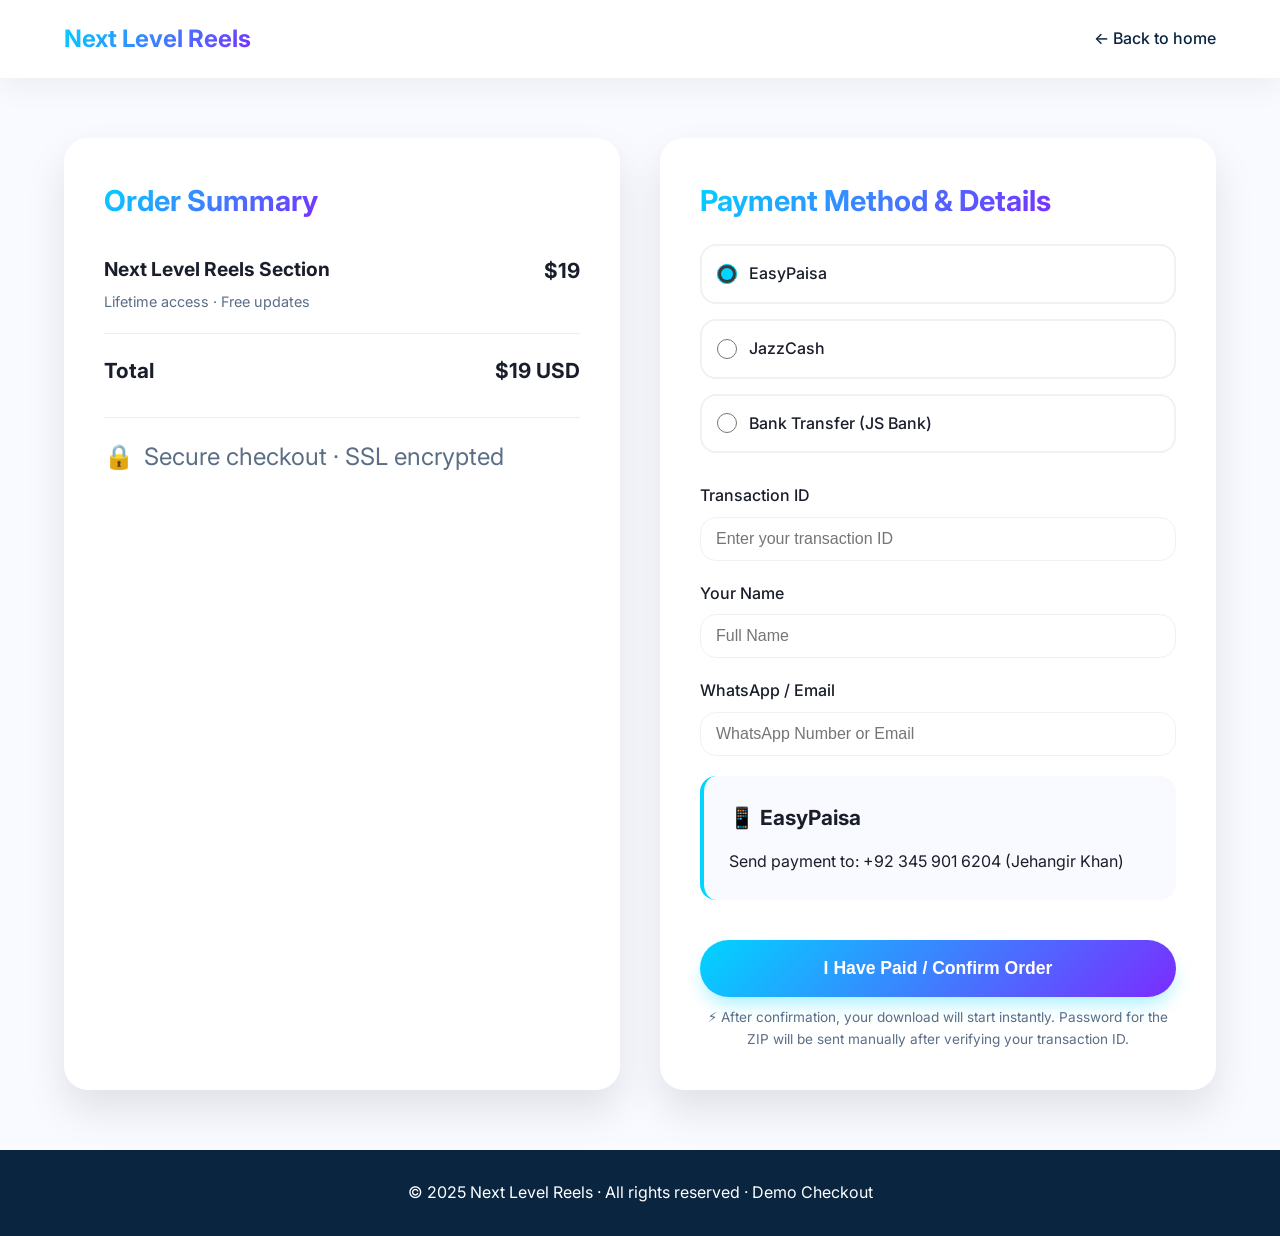
<file: checkout.html>
<!DOCTYPE html>
<html lang="en">
<head>
  <meta charset="UTF-8">
  <meta name="viewport" content="width=device-width, initial-scale=1.0">
  <title>Checkout | Next Level Reels</title>
  <meta name="description" content="Complete your purchase with manual payment options.">
  <link rel="preconnect" href="https://fonts.googleapis.com">
  <link rel="preconnect" href="https://fonts.gstatic.com" crossorigin>
  <link href="https://fonts.googleapis.com/css2?family=Inter:opsz,wght@14..32,400;14..32,500;14..32,600;14..32,700&display=swap" rel="stylesheet">
  <link rel="stylesheet" href="checkout.css">
</head>
<body>
  <header>
    <div class="container header-content">
      <a href="index.html" class="logo">Next Level Reels</a>
      <a href="index.html" class="back-link">← Back to home</a>
    </div>
  </header>

  <main class="checkout">
    <div class="container">
      <div class="checkout-grid">
        <!-- Order Summary (left column) -->
        <div class="summary-card">
          <h2>Order Summary</h2>
          <div class="product-row">
            <div class="product-info">
              <h3>Next Level Reels Section</h3>
              <p>Lifetime access · Free updates</p>
            </div>
            <div class="product-price">$19</div>
          </div>
          <div class="total-row">
            <span>Total</span>
            <span>$19 USD</span>
          </div>
          <div class="secure-badge">
            <span>🔒</span>
            <span>Secure checkout · SSL encrypted</span>
          </div>
        </div>

        <!-- Payment Methods (right column) -->
        <div class="payment-card">
          <h2>Payment Method & Details</h2>

          <!-- Payment method selector -->
          <div class="method-selector">
            <label class="method-option">
              <input type="radio" name="paymentMethod" value="easypaisa" checked>
              <span>EasyPaisa</span>
            </label>
            <label class="method-option">
              <input type="radio" name="paymentMethod" value="jazzcash">
              <span>JazzCash</span>
            </label>
            <label class="method-option">
              <input type="radio" name="paymentMethod" value="bank">
              <span>Bank Transfer (JS Bank)</span>
            </label>
          </div>

          <!-- Transaction ID input -->
          <div class="input-group">
            <label for="txnId">Transaction ID</label>
            <input type="text" id="txnId" placeholder="Enter your transaction ID">
          </div>

          <!-- Name input -->
          <div class="input-group">
            <label for="userName">Your Name</label>
            <input type="text" id="userName" placeholder="Full Name">
          </div>

          <!-- WhatsApp / Email input -->
          <div class="input-group">
            <label for="userContact">WhatsApp / Email</label>
            <input type="text" id="userContact" placeholder="WhatsApp Number or Email">
          </div>

          <!-- EasyPaisa details -->
          <div id="easypaisa-details" class="payment-details active">
            <h3>📱 EasyPaisa</h3>
            <p>Send payment to: +92 345 901 6204 (Jehangir Khan)</p>
          </div>

          <!-- JazzCash details -->
          <div id="jazzcash-details" class="payment-details">
            <h3>📲 JazzCash</h3>
            <p>Send payment to: +92 345 901 6204 (Jehangir Khan)</p>
          </div>

          <!-- Bank Transfer details -->
          <div id="bank-details" class="payment-details">
            <h3>🏦 JS Bank (International & Local)</h3>
            <p>Use the following bank details for wire transfer:</p>
            <div class="detail-box">
              <strong>Bank Name:</strong> JS Bank Limited
            </div>
            <div class="detail-box">
              <strong>Account Title:</strong> Jehangir Khan
            </div>
            <div class="detail-box">
              <strong>Account Number (PKR):</strong> 0345 9016204
            </div>
            <div class="detail-box">
              <strong>IBAN (International):</strong> PK12JSBL9999903459016204
            </div>
            <div class="detail-box">
              <strong>SWIFT Code:</strong> JSBLPKKA
            </div>
          </div>

          <!-- Confirm button -->
          <button class="btn" id="confirmPayment">
            <span id="btnText">I Have Paid / Confirm Order</span>
          </button>

          <p class="disclaimer">
            ⚡ After confirmation, your download will start instantly. Password for the ZIP will be sent manually after verifying your transaction ID.
          </p>
        </div>
      </div>
    </div>
  </main>

  <footer>
    <div class="container">
      <p>© 2025 Next Level Reels · All rights reserved · Demo Checkout</p>
    </div>
  </footer>

  <script src="checkout.js"></script>
</body>
</html>
</file>
<file: checkout.css>
* {
  margin: 0;
  padding: 0;
  box-sizing: border-box;
}

:root {
  --primary: #0a2540;
  --primary-light: #1a3b5c;
  --accent: #00d4ff;
  --accent-gradient: linear-gradient(135deg, #00d4ff, #7b2cff);
  --text: #1a1e2b;
  --text-light: #5a6e85;
  --bg: #f8faff;
  --card-bg: #ffffff;
  --shadow-sm: 0 10px 30px rgba(0,0,0,0.05);
  --shadow-md: 0 20px 40px rgba(0,0,0,0.1);
  --border-radius: 24px;
  --border-radius-sm: 16px;
  --transition: all 0.3s cubic-bezier(0.25, 0.8, 0.25, 1);
}

body {
  font-family: 'Inter', system-ui, -apple-system, sans-serif;
  background: var(--bg);
  color: var(--text);
  line-height: 1.6;
  min-height: 100vh;
  display: flex;
  flex-direction: column;
}

a {
  text-decoration: none;
  color: inherit;
}

.container {
  max-width: 1200px;
  margin: 0 auto;
  padding: 0 24px;
}

/* Header */
header {
  background: white;
  box-shadow: var(--shadow-sm);
  padding: 20px 0;
}

.header-content {
  display: flex;
  justify-content: space-between;
  align-items: center;
}

.logo {
  font-size: 1.5rem;
  font-weight: 700;
  background: var(--accent-gradient);
  -webkit-background-clip: text;
  -webkit-text-fill-color: transparent;
}

.back-link {
  color: var(--primary);
  font-weight: 500;
  display: flex;
  align-items: center;
  gap: 5px;
}

.back-link:hover {
  color: var(--accent);
}

/* Checkout Layout */
.checkout {
  flex: 1;
  padding: 60px 0;
}

.checkout-grid {
  display: grid;
  grid-template-columns: 1fr 1fr;
  gap: 40px;
}

/* Order Summary */
.summary-card {
  background: white;
  border-radius: var(--border-radius);
  padding: 40px;
  box-shadow: var(--shadow-md);
  position: sticky;
  top: 100px;
}

.summary-card h2 {
  font-size: 1.8rem;
  margin-bottom: 30px;
  background: var(--accent-gradient);
  -webkit-background-clip: text;
  -webkit-text-fill-color: transparent;
  display: inline-block;
}

.product-row {
  display: flex;
  justify-content: space-between;
  margin-bottom: 20px;
  padding-bottom: 20px;
  border-bottom: 1px solid #eee;
}

.product-info h3 {
  font-size: 1.2rem;
  margin-bottom: 5px;
}

.product-info p {
  color: var(--text-light);
  font-size: 0.9rem;
}

.product-price {
  font-weight: 700;
  font-size: 1.3rem;
}

.total-row {
  display: flex;
  justify-content: space-between;
  font-weight: 700;
  font-size: 1.3rem;
  margin: 20px 0;
}

.secure-badge {
  display: flex;
  align-items: center;
  gap: 10px;
  color: var(--text-light);
  font-size: 0.9rem;
  margin-top: 30px;
  padding-top: 20px;
  border-top: 1px solid #eee;
}

.secure-badge span {
  font-size: 1.5rem;
}

/* Payment Methods */
.payment-card {
  background: white;
  border-radius: var(--border-radius);
  padding: 40px;
  box-shadow: var(--shadow-md);
}

.payment-card h2 {
  font-size: 1.8rem;
  margin-bottom: 20px;
  background: var(--accent-gradient);
  -webkit-background-clip: text;
  -webkit-text-fill-color: transparent;
  display: inline-block;
}

.method-selector {
  display: flex;
  flex-direction: column;
  gap: 15px;
  margin-bottom: 30px;
}

.method-option {
  display: flex;
  align-items: center;
  gap: 12px;
  padding: 15px;
  border: 2px solid #eef2f6;
  border-radius: var(--border-radius-sm);
  cursor: pointer;
  transition: var(--transition);
}

.method-option:hover {
  border-color: var(--accent);
  background: rgba(0,212,255,0.02);
}

.method-option input[type="radio"] {
  width: 20px;
  height: 20px;
  accent-color: var(--accent);
}

.method-option span {
  font-weight: 500;
}

.payment-details {
  display: none;
  background: #f8faff;
  border-radius: var(--border-radius-sm);
  padding: 25px;
  margin: 20px 0;
  border-left: 4px solid var(--accent);
}

.payment-details.active {
  display: block;
}

.payment-details h3 {
  margin-bottom: 15px;
  font-size: 1.3rem;
}

.detail-box {
  background: white;
  padding: 12px 15px;
  border-radius: 8px;
  margin: 10px 0;
  font-family: monospace;
  border: 1px solid #eef2f6;
}

.instruction {
  margin-top: 20px;
  color: var(--text-light);
  font-style: italic;
}

/* Input Fields */
.input-group {
  display: flex;
  flex-direction: column;
  margin-bottom: 20px;
}

.input-group label {
  font-weight: 500;
  margin-bottom: 8px;
}

.input-group input {
  padding: 12px 15px;
  border-radius: var(--border-radius-sm);
  border: 1px solid #eef2f6;
  font-size: 1rem;
  outline: none;
  transition: var(--transition);
}

.input-group input:focus {
  border-color: var(--accent);
  box-shadow: 0 0 0 2px rgba(0,212,255,0.2);
}

/* Confirm Button */
.btn {
  display: inline-block;
  width: 100%;
  padding: 18px;
  border-radius: 50px;
  font-weight: 600;
  font-size: 1.1rem;
  transition: var(--transition);
  cursor: pointer;
  border: none;
  background: var(--accent-gradient);
  color: white;
  box-shadow: 0 10px 20px -5px rgba(0,212,255,0.4);
  position: relative;
  overflow: hidden;
  margin: 20px 0 10px;
}

.btn::before {
  content: '';
  position: absolute;
  top: 0;
  left: -100%;
  width: 100%;
  height: 100%;
  background: linear-gradient(90deg, transparent, rgba(255,255,255,0.2), transparent);
  transition: left 0.6s;
}

.btn:hover::before {
  left: 100%;
}

.btn:disabled {
  opacity: 0.6;
  cursor: not-allowed;
}

.disclaimer {
  font-size: 0.85rem;
  color: var(--text-light);
  text-align: center;
}

/* Footer */
footer {
  background: var(--primary);
  color: white;
  padding: 30px 0;
  text-align: center;
  margin-top: auto;
}

/* Responsive */
@media (max-width: 768px) {
  .checkout-grid {
    grid-template-columns: 1fr;
    gap: 30px;
  }
  .summary-card {
    position: static;
  }
  .payment-card, .summary-card {
    padding: 30px;
  }
}
</file>
